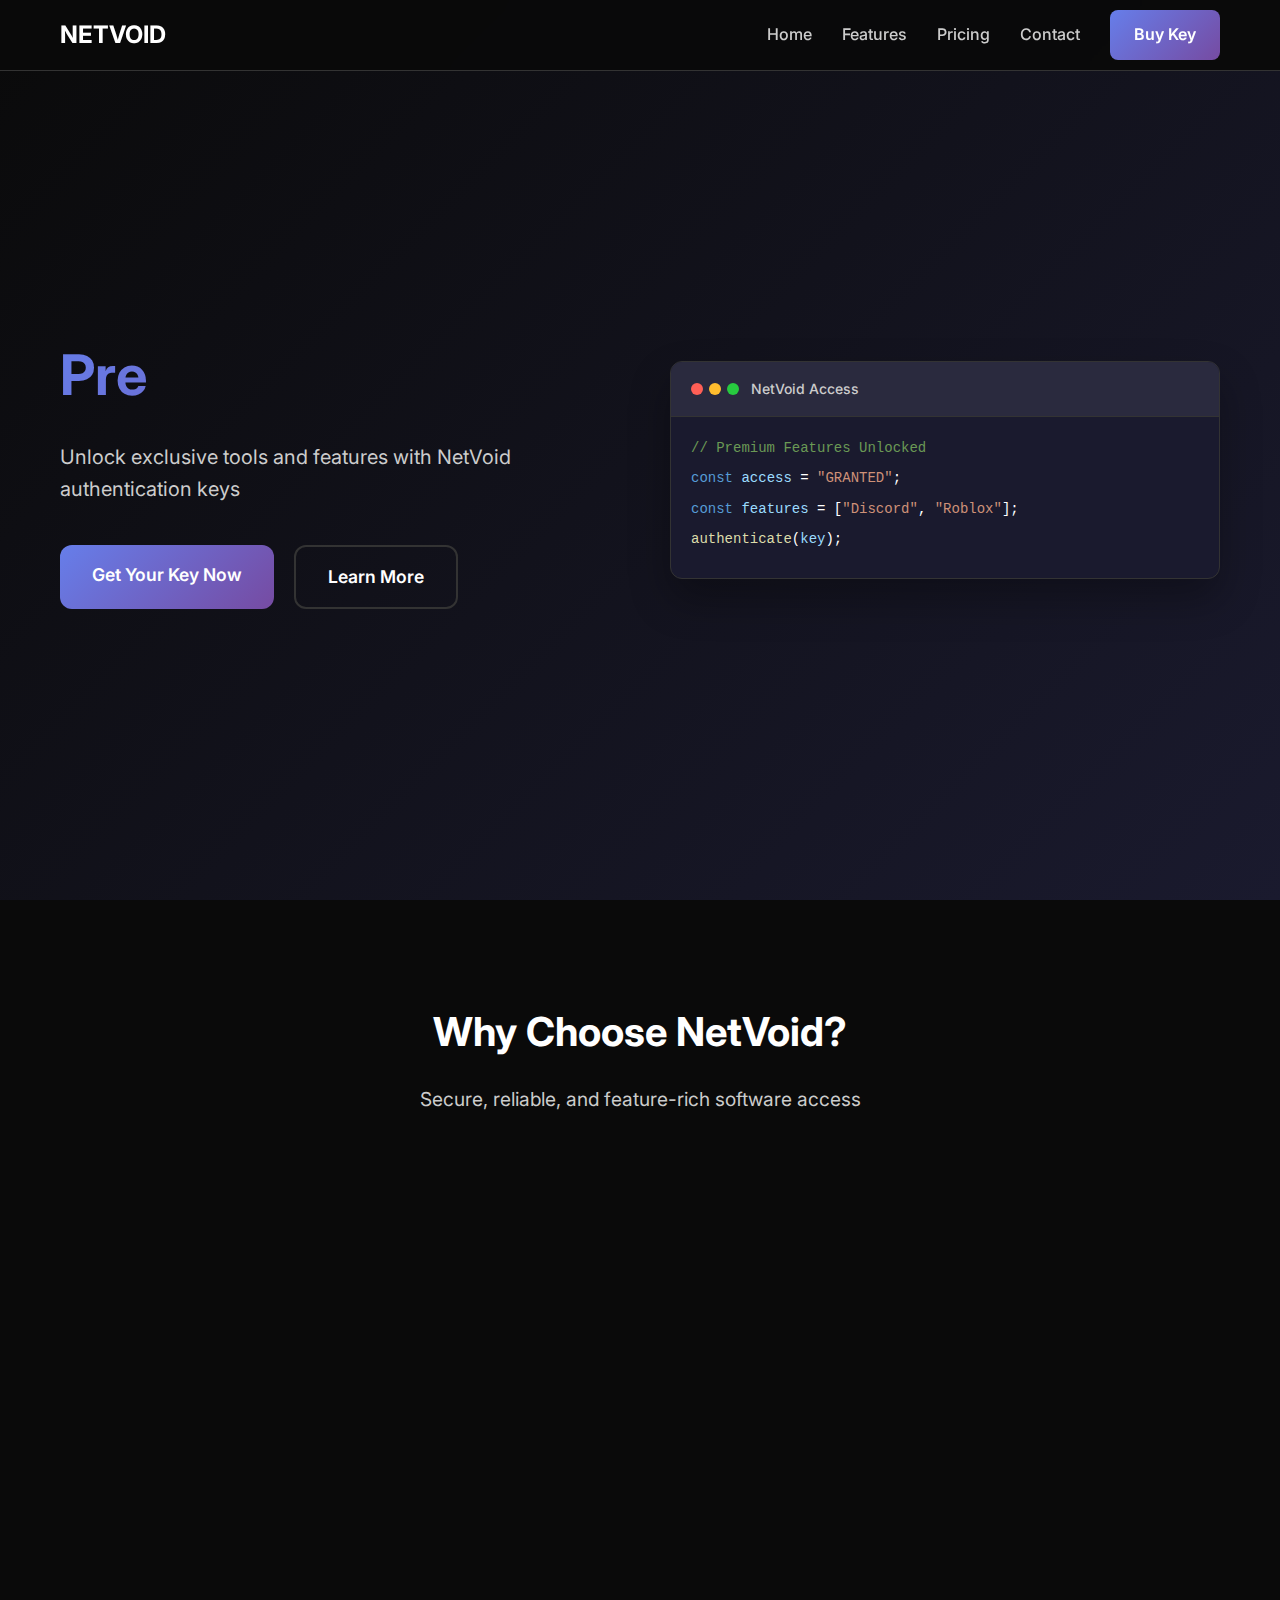
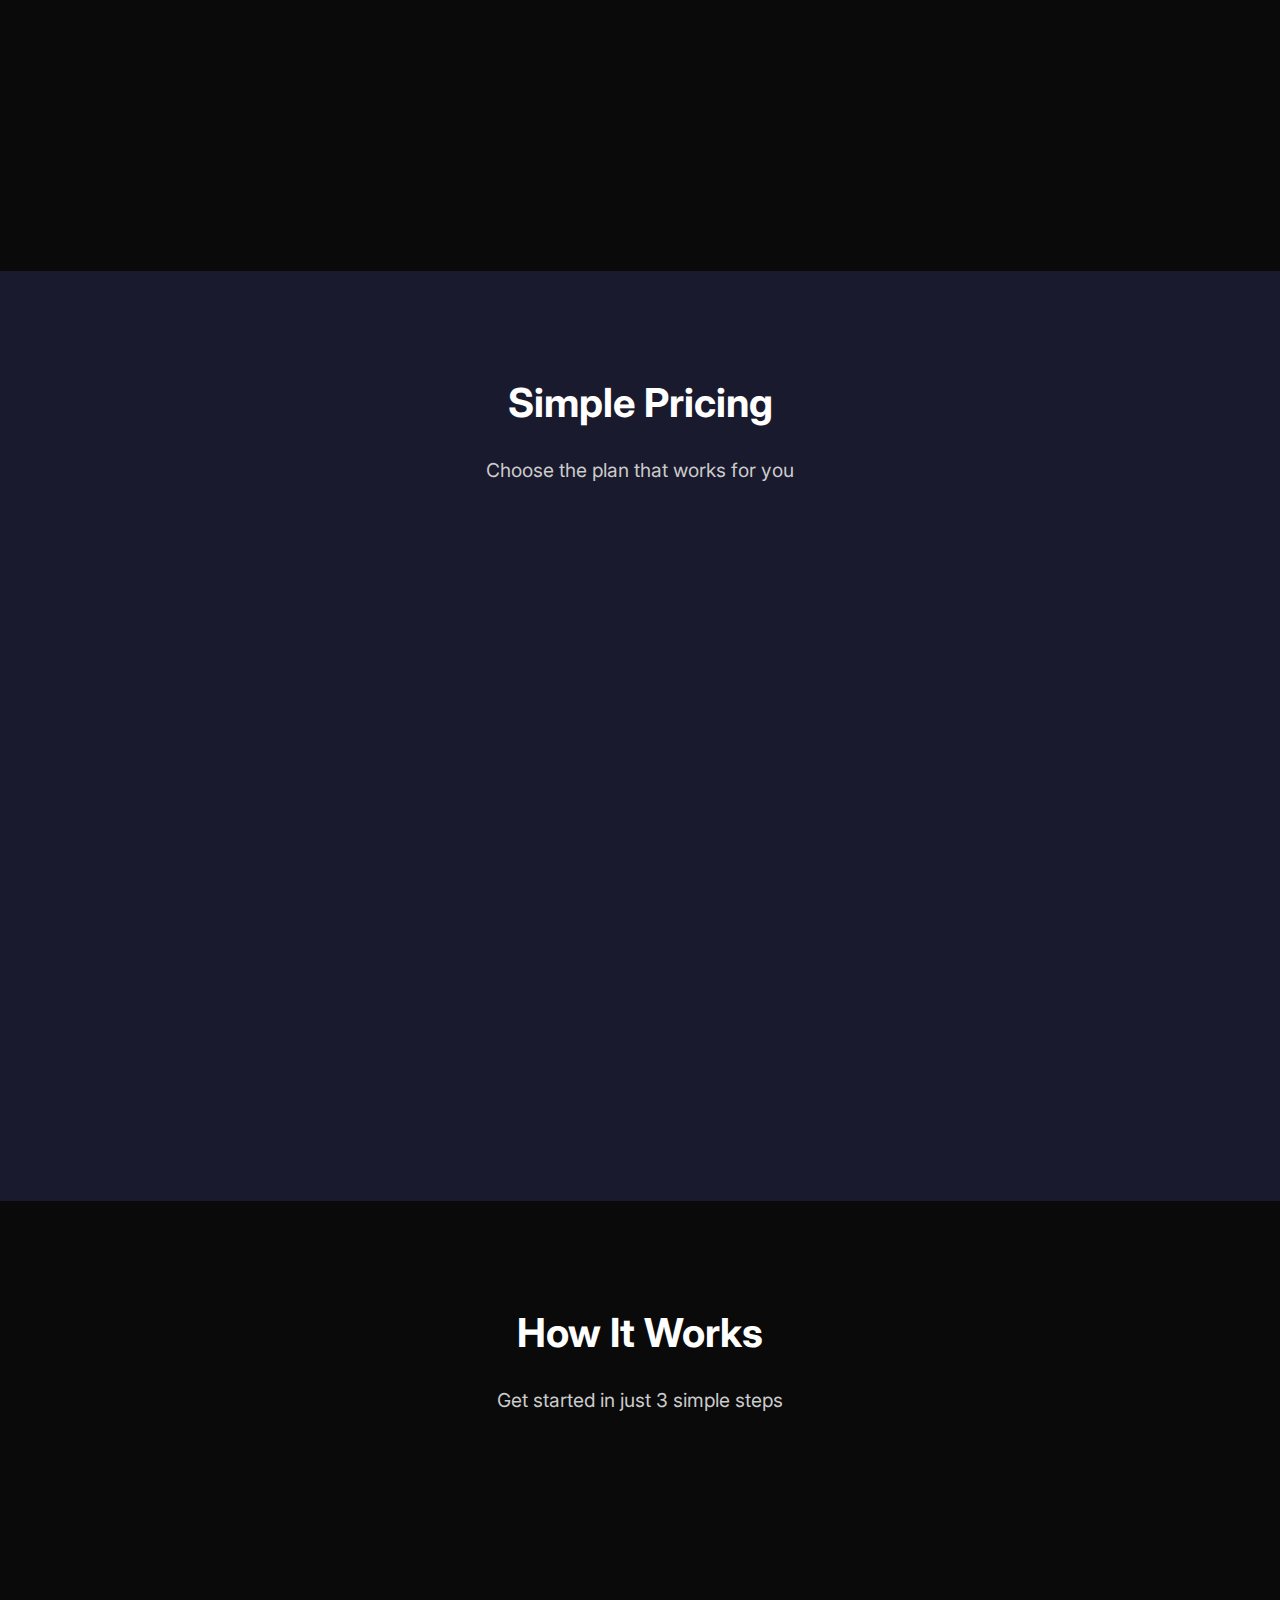
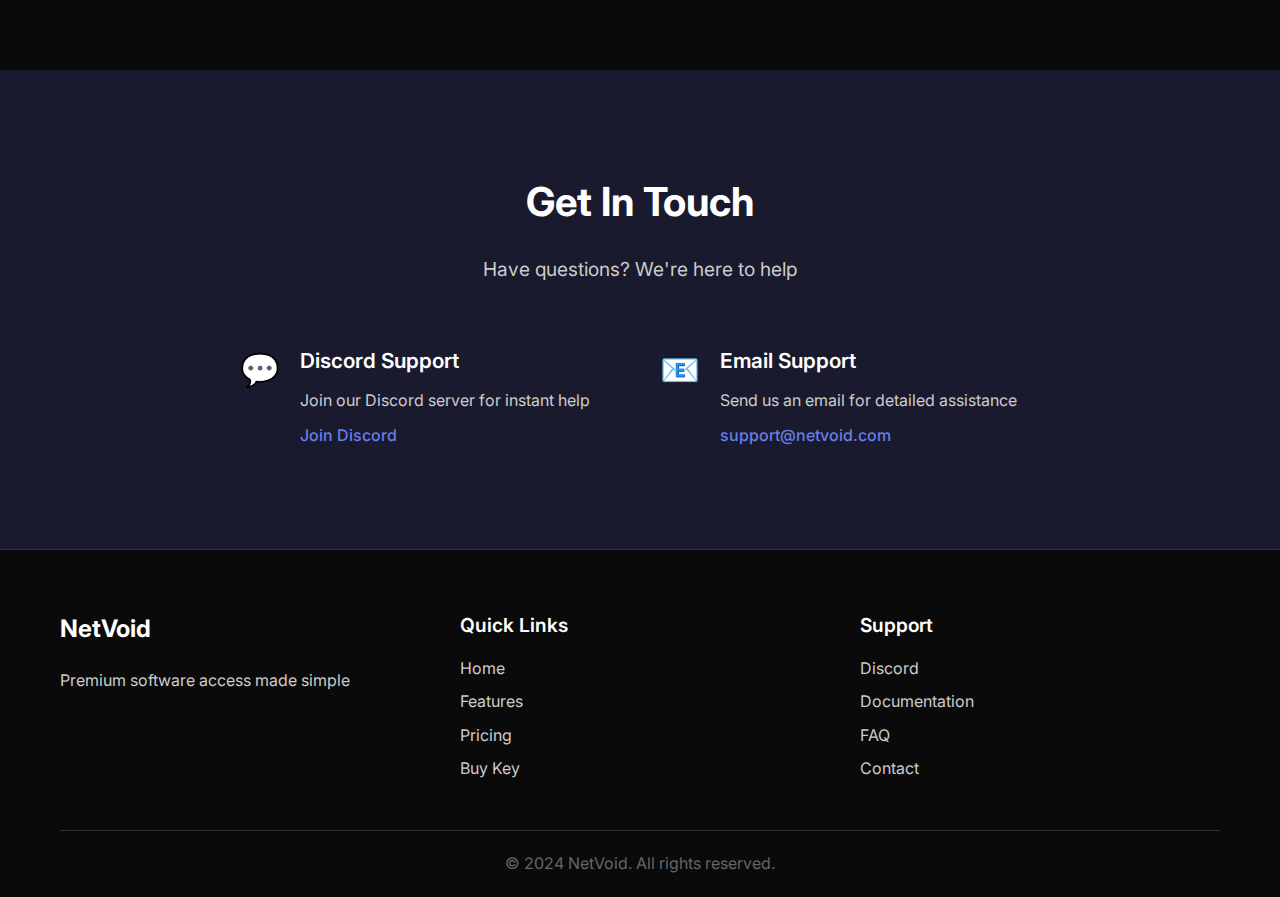
<file: website/index.html>
<!DOCTYPE html>
<html lang="en">
<head>
    <meta charset="UTF-8">
    <meta name="viewport" content="width=device-width, initial-scale=1.0">
    <title>NetVoid - Premium Software Access</title>
    <link rel="stylesheet" href="styles.css">
    <link href="https://fonts.googleapis.com/css2?family=Inter:wght@300;400;500;600;700&display=swap" rel="stylesheet">
</head>
<body>
    <!-- Navigation -->
    <nav class="navbar">
        <div class="nav-container">
            <div class="nav-logo">
                <h2>NETVOID</h2>
            </div>
            <div class="nav-menu">
                <a href="#home" class="nav-link">Home</a>
                <a href="#features" class="nav-link">Features</a>
                <a href="#pricing" class="nav-link">Pricing</a>
                <a href="#contact" class="nav-link">Contact</a>
                <a href="purchase.html" class="nav-btn">Buy Key</a>
            </div>
        </div>
    </nav>

    <!-- Hero Section -->
    <section id="home" class="hero">
        <div class="hero-container">
            <div class="hero-content">
                <h1 class="hero-title">Premium Software Access</h1>
                <p class="hero-subtitle">Unlock exclusive tools and features with NetVoid authentication keys</p>
                <div class="hero-buttons">
                    <a href="purchase.html" class="btn-primary">Get Your Key Now</a>
                    <a href="#features" class="btn-secondary">Learn More</a>
                </div>
            </div>
            <div class="hero-image">
                <div class="code-block">
                    <div class="code-header">
                        <div class="code-dots">
                            <span></span>
                            <span></span>
                            <span></span>
                        </div>
                        <span class="code-title">NetVoid Access</span>
                    </div>
                    <div class="code-content">
                        <div class="code-line">
                            <span class="code-comment">// Premium Features Unlocked</span>
                        </div>
                        <div class="code-line">
                            <span class="code-keyword">const</span> <span class="code-var">access</span> = <span class="code-string">"GRANTED"</span>;
                        </div>
                        <div class="code-line">
                            <span class="code-keyword">const</span> <span class="code-var">features</span> = [<span class="code-string">"Discord"</span>, <span class="code-string">"Roblox"</span>];
                        </div>
                        <div class="code-line">
                            <span class="code-function">authenticate</span>(<span class="code-var">key</span>);
                        </div>
                    </div>
                </div>
            </div>
        </div>
    </section>

    <!-- Features Section -->
    <section id="features" class="features">
        <div class="container">
            <div class="section-header">
                <h2>Why Choose NetVoid?</h2>
                <p>Secure, reliable, and feature-rich software access</p>
            </div>
            <div class="features-grid">
                <div class="feature-card">
                    <div class="feature-icon">🔐</div>
                    <h3>Secure Authentication</h3>
                    <p>Advanced encryption and hardware ID binding ensure your access is protected</p>
                </div>
                <div class="feature-card">
                    <div class="feature-icon">⚡</div>
                    <h3>Fast & Reliable</h3>
                    <p>Lightning-fast authentication with 99.9% uptime guarantee</p>
                </div>
                <div class="feature-card">
                    <div class="feature-icon">🛠️</div>
                    <h3>Premium Tools</h3>
                    <p>Access to exclusive Discord bots, Roblox tools, and more</p>
                </div>
                <div class="feature-card">
                    <div class="feature-icon">🔄</div>
                    <h3>Auto Updates</h3>
                    <p>Automatic updates ensure you always have the latest features</p>
                </div>
                <div class="feature-card">
                    <div class="feature-icon">👥</div>
                    <h3>Community Support</h3>
                    <p>Join our Discord community for support and updates</p>
                </div>
                <div class="feature-card">
                    <div class="feature-icon">💎</div>
                    <h3>Premium Quality</h3>
                    <p>Professional-grade software with enterprise-level security</p>
                </div>
            </div>
        </div>
    </section>

    <!-- Pricing Section -->
    <section id="pricing" class="pricing">
        <div class="container">
            <div class="section-header">
                <h2>Simple Pricing</h2>
                <p>Choose the plan that works for you</p>
            </div>
            <div class="pricing-grid">
                <div class="pricing-card">
                    <div class="pricing-header">
                        <h3>Basic Access</h3>
                        <div class="price">
                            <span class="currency">$</span>
                            <span class="amount">9.99</span>
                            <span class="period">/month</span>
                        </div>
                    </div>
                    <ul class="pricing-features">
                        <li>✅ Single device access</li>
                        <li>✅ Basic Discord tools</li>
                        <li>✅ Community support</li>
                        <li>✅ Auto updates</li>
                    </ul>
                    <a href="purchase.html?plan=basic" class="btn-outline">Choose Basic</a>
                </div>
                <div class="pricing-card featured">
                    <div class="pricing-badge">Most Popular</div>
                    <div class="pricing-header">
                        <h3>Premium Access</h3>
                        <div class="price">
                            <span class="currency">$</span>
                            <span class="amount">19.99</span>
                            <span class="period">/month</span>
                        </div>
                    </div>
                    <ul class="pricing-features">
                        <li>✅ Up to 3 devices</li>
                        <li>✅ All Discord tools</li>
                        <li>✅ Roblox integrations</li>
                        <li>✅ Priority support</li>
                        <li>✅ Early access features</li>
                    </ul>
                    <a href="purchase.html?plan=premium" class="btn-primary">Choose Premium</a>
                </div>
                <div class="pricing-card">
                    <div class="pricing-header">
                        <h3>Lifetime Access</h3>
                        <div class="price">
                            <span class="currency">$</span>
                            <span class="amount">99.99</span>
                            <span class="period">/one-time</span>
                        </div>
                    </div>
                    <ul class="pricing-features">
                        <li>✅ Unlimited devices</li>
                        <li>✅ All current & future tools</li>
                        <li>✅ VIP Discord access</li>
                        <li>✅ Direct developer support</li>
                        <li>✅ Lifetime updates</li>
                    </ul>
                    <a href="purchase.html?plan=lifetime" class="btn-outline">Choose Lifetime</a>
                </div>
            </div>
        </div>
    </section>

    <!-- How It Works Section -->
    <section class="how-it-works">
        <div class="container">
            <div class="section-header">
                <h2>How It Works</h2>
                <p>Get started in just 3 simple steps</p>
            </div>
            <div class="steps">
                <div class="step">
                    <div class="step-number">1</div>
                    <div class="step-content">
                        <h3>Purchase Your Key</h3>
                        <p>Choose your plan and complete the secure payment process</p>
                    </div>
                </div>
                <div class="step">
                    <div class="step-number">2</div>
                    <div class="step-content">
                        <h3>Download & Install</h3>
                        <p>Download the NetVoid client and install it on your device</p>
                    </div>
                </div>
                <div class="step">
                    <div class="step-number">3</div>
                    <div class="step-content">
                        <h3>Enter Your Key</h3>
                        <p>Launch the application and enter your unique access key</p>
                    </div>
                </div>
            </div>
        </div>
    </section>

    <!-- Contact Section -->
    <section id="contact" class="contact">
        <div class="container">
            <div class="section-header">
                <h2>Get In Touch</h2>
                <p>Have questions? We're here to help</p>
            </div>
            <div class="contact-content">
                <div class="contact-info">
                    <div class="contact-item">
                        <div class="contact-icon">💬</div>
                        <div>
                            <h4>Discord Support</h4>
                            <p>Join our Discord server for instant help</p>
                            <a href="#" class="contact-link">Join Discord</a>
                        </div>
                    </div>
                    <div class="contact-item">
                        <div class="contact-icon">📧</div>
                        <div>
                            <h4>Email Support</h4>
                            <p>Send us an email for detailed assistance</p>
                            <a href="mailto:support@netvoid.com" class="contact-link">support@netvoid.com</a>
                        </div>
                    </div>
                </div>
            </div>
        </div>
    </section>

    <!-- Footer -->
    <footer class="footer">
        <div class="container">
            <div class="footer-content">
                <div class="footer-section">
                    <h3>NetVoid</h3>
                    <p>Premium software access made simple</p>
                </div>
                <div class="footer-section">
                    <h4>Quick Links</h4>
                    <ul>
                        <li><a href="#home">Home</a></li>
                        <li><a href="#features">Features</a></li>
                        <li><a href="#pricing">Pricing</a></li>
                        <li><a href="purchase.html">Buy Key</a></li>
                    </ul>
                </div>
                <div class="footer-section">
                    <h4>Support</h4>
                    <ul>
                        <li><a href="#">Discord</a></li>
                        <li><a href="#">Documentation</a></li>
                        <li><a href="#">FAQ</a></li>
                        <li><a href="#">Contact</a></li>
                    </ul>
                </div>
            </div>
            <div class="footer-bottom">
                <p>&copy; 2024 NetVoid. All rights reserved.</p>
            </div>
        </div>
    </footer>

    <script src="script.js"></script>
</body>
</html>
</file>
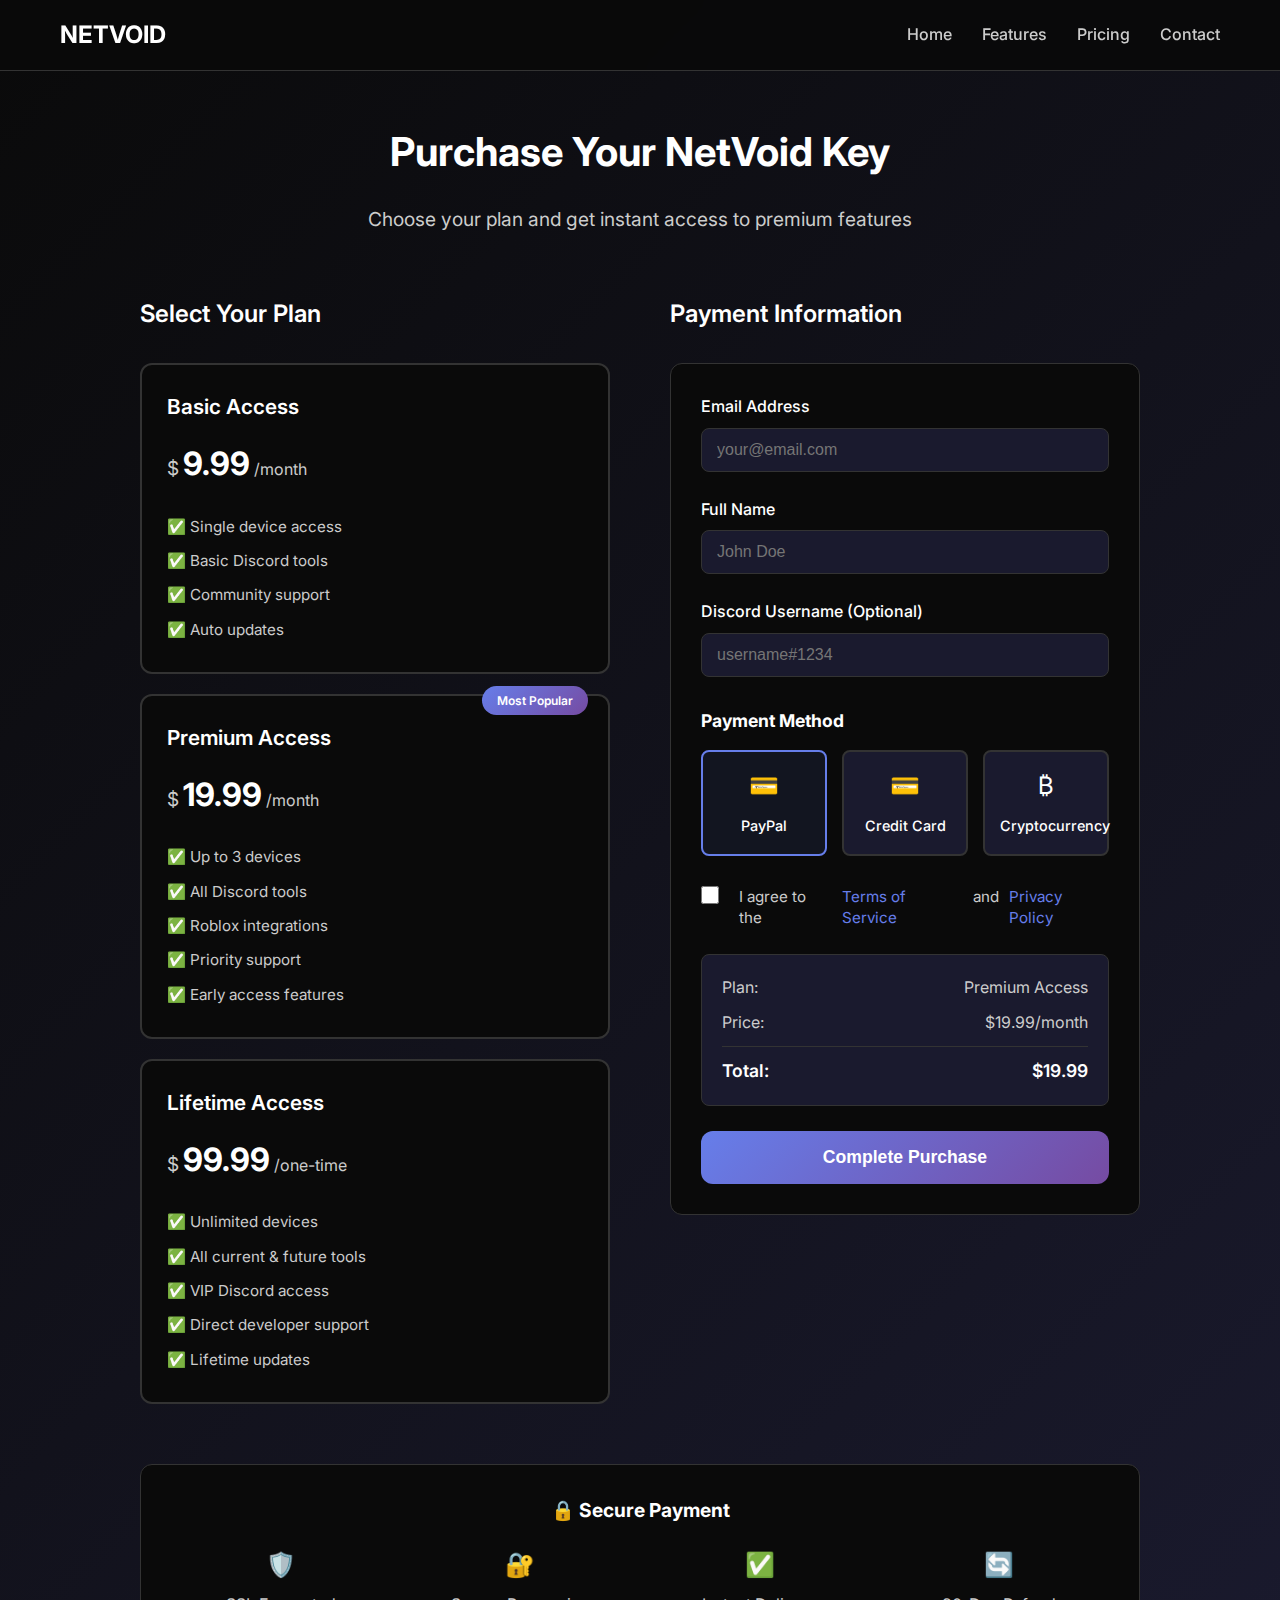
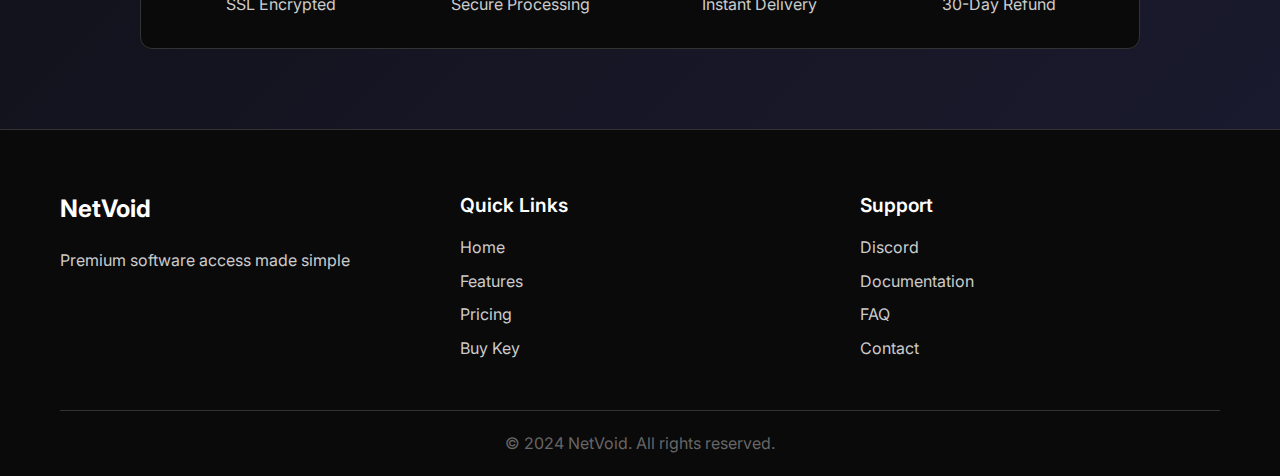
<file: website/purchase.html>
<!DOCTYPE html>
<html lang="en">
<head>
    <meta charset="UTF-8">
    <meta name="viewport" content="width=device-width, initial-scale=1.0">
    <title>Purchase NetVoid Key - Premium Software Access</title>
    <link rel="stylesheet" href="styles.css">
    <link href="https://fonts.googleapis.com/css2?family=Inter:wght@300;400;500;600;700&display=swap" rel="stylesheet">
</head>
<body>
    <!-- Navigation -->
    <nav class="navbar">
        <div class="nav-container">
            <div class="nav-logo">
                <a href="index.html" style="text-decoration: none; color: inherit;">
                    <h2>NETVOID</h2>
                </a>
            </div>
            <div class="nav-menu">
                <a href="index.html" class="nav-link">Home</a>
                <a href="index.html#features" class="nav-link">Features</a>
                <a href="index.html#pricing" class="nav-link">Pricing</a>
                <a href="index.html#contact" class="nav-link">Contact</a>
            </div>
        </div>
    </nav>

    <!-- Purchase Section -->
    <section class="purchase-section">
        <div class="container">
            <div class="purchase-container">
                <div class="purchase-header">
                    <h1>Purchase Your NetVoid Key</h1>
                    <p>Choose your plan and get instant access to premium features</p>
                </div>

                <div class="purchase-content">
                    <!-- Plan Selection -->
                    <div class="plan-selection">
                        <h2>Select Your Plan</h2>
                        <div class="plan-options">
                            <div class="plan-option" data-plan="basic">
                                <input type="radio" id="basic" name="plan" value="basic">
                                <label for="basic">
                                    <div class="plan-card">
                                        <h3>Basic Access</h3>
                                        <div class="plan-price">
                                            <span class="currency">$</span>
                                            <span class="amount">9.99</span>
                                            <span class="period">/month</span>
                                        </div>
                                        <ul class="plan-features">
                                            <li>✅ Single device access</li>
                                            <li>✅ Basic Discord tools</li>
                                            <li>✅ Community support</li>
                                            <li>✅ Auto updates</li>
                                        </ul>
                                    </div>
                                </label>
                            </div>

                            <div class="plan-option" data-plan="premium">
                                <input type="radio" id="premium" name="plan" value="premium" checked>
                                <label for="premium">
                                    <div class="plan-card featured">
                                        <div class="plan-badge">Most Popular</div>
                                        <h3>Premium Access</h3>
                                        <div class="plan-price">
                                            <span class="currency">$</span>
                                            <span class="amount">19.99</span>
                                            <span class="period">/month</span>
                                        </div>
                                        <ul class="plan-features">
                                            <li>✅ Up to 3 devices</li>
                                            <li>✅ All Discord tools</li>
                                            <li>✅ Roblox integrations</li>
                                            <li>✅ Priority support</li>
                                            <li>✅ Early access features</li>
                                        </ul>
                                    </div>
                                </label>
                            </div>

                            <div class="plan-option" data-plan="lifetime">
                                <input type="radio" id="lifetime" name="plan" value="lifetime">
                                <label for="lifetime">
                                    <div class="plan-card">
                                        <h3>Lifetime Access</h3>
                                        <div class="plan-price">
                                            <span class="currency">$</span>
                                            <span class="amount">99.99</span>
                                            <span class="period">/one-time</span>
                                        </div>
                                        <ul class="plan-features">
                                            <li>✅ Unlimited devices</li>
                                            <li>✅ All current & future tools</li>
                                            <li>✅ VIP Discord access</li>
                                            <li>✅ Direct developer support</li>
                                            <li>✅ Lifetime updates</li>
                                        </ul>
                                    </div>
                                </label>
                            </div>
                        </div>
                    </div>

                    <!-- Payment Form -->
                    <div class="payment-section">
                        <h2>Payment Information</h2>
                        <form class="payment-form" id="paymentForm">
                            <div class="form-group">
                                <label for="email">Email Address</label>
                                <input type="email" id="email" name="email" required placeholder="your@email.com">
                            </div>

                            <div class="form-group">
                                <label for="name">Full Name</label>
                                <input type="text" id="name" name="name" required placeholder="John Doe">
                            </div>

                            <div class="form-group">
                                <label for="discord">Discord Username (Optional)</label>
                                <input type="text" id="discord" name="discord" placeholder="username#1234">
                            </div>

                            <div class="payment-methods">
                                <h3>Payment Method</h3>
                                <div class="payment-options">
                                    <div class="payment-option">
                                        <input type="radio" id="paypal" name="payment" value="paypal" checked>
                                        <label for="paypal">
                                            <div class="payment-card">
                                                <div class="payment-icon">💳</div>
                                                <span>PayPal</span>
                                            </div>
                                        </label>
                                    </div>
                                    <div class="payment-option">
                                        <input type="radio" id="stripe" name="payment" value="stripe">
                                        <label for="stripe">
                                            <div class="payment-card">
                                                <div class="payment-icon">💳</div>
                                                <span>Credit Card</span>
                                            </div>
                                        </label>
                                    </div>
                                    <div class="payment-option">
                                        <input type="radio" id="crypto" name="payment" value="crypto">
                                        <label for="crypto">
                                            <div class="payment-card">
                                                <div class="payment-icon">₿</div>
                                                <span>Cryptocurrency</span>
                                            </div>
                                        </label>
                                    </div>
                                </div>
                            </div>

                            <div class="terms-section">
                                <label class="terms-checkbox">
                                    <input type="checkbox" id="terms" name="terms" required>
                                    <span class="checkmark"></span>
                                    I agree to the <a href="#" class="terms-link">Terms of Service</a> and <a href="#" class="terms-link">Privacy Policy</a>
                                </label>
                            </div>

                            <div class="purchase-summary">
                                <div class="summary-item">
                                    <span>Plan:</span>
                                    <span id="selectedPlan">Premium Access</span>
                                </div>
                                <div class="summary-item">
                                    <span>Price:</span>
                                    <span id="selectedPrice">$19.99/month</span>
                                </div>
                                <div class="summary-total">
                                    <span>Total:</span>
                                    <span id="totalPrice">$19.99</span>
                                </div>
                            </div>

                            <button type="submit" class="btn-purchase">
                                <span class="btn-text">Complete Purchase</span>
                                <span class="btn-loading" style="display: none;">Processing...</span>
                            </button>
                        </form>
                    </div>
                </div>

                <!-- Security Features -->
                <div class="security-features">
                    <h3>🔒 Secure Payment</h3>
                    <div class="security-grid">
                        <div class="security-item">
                            <div class="security-icon">🛡️</div>
                            <span>SSL Encrypted</span>
                        </div>
                        <div class="security-item">
                            <div class="security-icon">🔐</div>
                            <span>Secure Processing</span>
                        </div>
                        <div class="security-item">
                            <div class="security-icon">✅</div>
                            <span>Instant Delivery</span>
                        </div>
                        <div class="security-item">
                            <div class="security-icon">🔄</div>
                            <span>30-Day Refund</span>
                        </div>
                    </div>
                </div>
            </div>
        </div>
    </section>

    <!-- Footer -->
    <footer class="footer">
        <div class="container">
            <div class="footer-content">
                <div class="footer-section">
                    <h3>NetVoid</h3>
                    <p>Premium software access made simple</p>
                </div>
                <div class="footer-section">
                    <h4>Quick Links</h4>
                    <ul>
                        <li><a href="index.html">Home</a></li>
                        <li><a href="index.html#features">Features</a></li>
                        <li><a href="index.html#pricing">Pricing</a></li>
                        <li><a href="purchase.html">Buy Key</a></li>
                    </ul>
                </div>
                <div class="footer-section">
                    <h4>Support</h4>
                    <ul>
                        <li><a href="#">Discord</a></li>
                        <li><a href="#">Documentation</a></li>
                        <li><a href="#">FAQ</a></li>
                        <li><a href="#">Contact</a></li>
                    </ul>
                </div>
            </div>
            <div class="footer-bottom">
                <p>&copy; 2024 NetVoid. All rights reserved.</p>
            </div>
        </div>
    </footer>

    <script src="purchase.js"></script>
</body>
</html>
</file>
<file: website/styles.css>
/* Reset and Base Styles */
* {
    margin: 0;
    padding: 0;
    box-sizing: border-box;
}

body {
    font-family: 'Inter', sans-serif;
    line-height: 1.6;
    color: #333;
    background-color: #0a0a0a;
    color: #ffffff;
}

.container {
    max-width: 1200px;
    margin: 0 auto;
    padding: 0 20px;
}

/* Navigation */
.navbar {
    position: fixed;
    top: 0;
    width: 100%;
    background: rgba(10, 10, 10, 0.95);
    backdrop-filter: blur(10px);
    border-bottom: 1px solid #333;
    z-index: 1000;
}

.nav-container {
    max-width: 1200px;
    margin: 0 auto;
    padding: 0 20px;
    display: flex;
    justify-content: space-between;
    align-items: center;
    height: 70px;
}

.nav-logo h2 {
    color: #ffffff;
    font-weight: 700;
    font-size: 24px;
}

.nav-menu {
    display: flex;
    align-items: center;
    gap: 30px;
}

.nav-link {
    color: #cccccc;
    text-decoration: none;
    font-weight: 500;
    transition: color 0.3s ease;
}

.nav-link:hover {
    color: #ffffff;
}

.nav-btn {
    background: linear-gradient(135deg, #667eea 0%, #764ba2 100%);
    color: white;
    padding: 12px 24px;
    border-radius: 8px;
    text-decoration: none;
    font-weight: 600;
    transition: transform 0.3s ease;
}

.nav-btn:hover {
    transform: translateY(-2px);
}

/* Hero Section */
.hero {
    padding: 120px 0 80px;
    background: linear-gradient(135deg, #0a0a0a 0%, #1a1a2e 100%);
    min-height: 100vh;
    display: flex;
    align-items: center;
}

.hero-container {
    max-width: 1200px;
    margin: 0 auto;
    padding: 0 20px;
    display: grid;
    grid-template-columns: 1fr 1fr;
    gap: 60px;
    align-items: center;
}

.hero-title {
    font-size: 3.5rem;
    font-weight: 700;
    margin-bottom: 20px;
    background: linear-gradient(135deg, #667eea 0%, #764ba2 100%);
    -webkit-background-clip: text;
    -webkit-text-fill-color: transparent;
    background-clip: text;
}

.hero-subtitle {
    font-size: 1.25rem;
    color: #cccccc;
    margin-bottom: 40px;
    line-height: 1.6;
}

.hero-buttons {
    display: flex;
    gap: 20px;
    flex-wrap: wrap;
}

.btn-primary {
    background: linear-gradient(135deg, #667eea 0%, #764ba2 100%);
    color: white;
    padding: 16px 32px;
    border-radius: 12px;
    text-decoration: none;
    font-weight: 600;
    font-size: 1.1rem;
    transition: all 0.3s ease;
    display: inline-block;
}

.btn-primary:hover {
    transform: translateY(-3px);
    box-shadow: 0 10px 30px rgba(102, 126, 234, 0.4);
}

.btn-secondary {
    background: transparent;
    color: #ffffff;
    padding: 16px 32px;
    border: 2px solid #333;
    border-radius: 12px;
    text-decoration: none;
    font-weight: 600;
    font-size: 1.1rem;
    transition: all 0.3s ease;
    display: inline-block;
}

.btn-secondary:hover {
    border-color: #667eea;
    color: #667eea;
}

/* Code Block */
.code-block {
    background: #1a1a2e;
    border-radius: 12px;
    border: 1px solid #333;
    overflow: hidden;
    box-shadow: 0 20px 40px rgba(0, 0, 0, 0.3);
}

.code-header {
    background: #2a2a3e;
    padding: 16px 20px;
    display: flex;
    align-items: center;
    gap: 12px;
    border-bottom: 1px solid #333;
}

.code-dots {
    display: flex;
    gap: 6px;
}

.code-dots span {
    width: 12px;
    height: 12px;
    border-radius: 50%;
    background: #666;
}

.code-dots span:nth-child(1) { background: #ff5f56; }
.code-dots span:nth-child(2) { background: #ffbd2e; }
.code-dots span:nth-child(3) { background: #27ca3f; }

.code-title {
    color: #cccccc;
    font-size: 14px;
    font-weight: 500;
}

.code-content {
    padding: 20px;
    font-family: 'Monaco', 'Menlo', monospace;
    font-size: 14px;
    line-height: 1.6;
}

.code-line {
    margin-bottom: 8px;
}

.code-comment { color: #6a9955; }
.code-keyword { color: #569cd6; }
.code-string { color: #ce9178; }
.code-var { color: #9cdcfe; }
.code-function { color: #dcdcaa; }

/* Features Section */
.features {
    padding: 100px 0;
    background: #0a0a0a;
}

.section-header {
    text-align: center;
    margin-bottom: 60px;
}

.section-header h2 {
    font-size: 2.5rem;
    font-weight: 700;
    margin-bottom: 20px;
    color: #ffffff;
}

.section-header p {
    font-size: 1.2rem;
    color: #cccccc;
}

.features-grid {
    display: grid;
    grid-template-columns: repeat(auto-fit, minmax(300px, 1fr));
    gap: 30px;
}

.feature-card {
    background: #1a1a2e;
    padding: 40px 30px;
    border-radius: 16px;
    border: 1px solid #333;
    text-align: center;
    transition: all 0.3s ease;
}

.feature-card:hover {
    transform: translateY(-5px);
    border-color: #667eea;
    box-shadow: 0 20px 40px rgba(102, 126, 234, 0.1);
}

.feature-icon {
    font-size: 3rem;
    margin-bottom: 20px;
}

.feature-card h3 {
    font-size: 1.5rem;
    font-weight: 600;
    margin-bottom: 15px;
    color: #ffffff;
}

.feature-card p {
    color: #cccccc;
    line-height: 1.6;
}

/* Pricing Section */
.pricing {
    padding: 100px 0;
    background: #1a1a2e;
}

.pricing-grid {
    display: grid;
    grid-template-columns: repeat(auto-fit, minmax(300px, 1fr));
    gap: 30px;
    margin-top: 60px;
}

.pricing-card {
    background: #0a0a0a;
    border: 1px solid #333;
    border-radius: 16px;
    padding: 40px 30px;
    text-align: center;
    position: relative;
    transition: all 0.3s ease;
}

.pricing-card:hover {
    transform: translateY(-5px);
    border-color: #667eea;
}

.pricing-card.featured {
    border-color: #667eea;
    transform: scale(1.05);
}

.pricing-badge {
    position: absolute;
    top: -15px;
    left: 50%;
    transform: translateX(-50%);
    background: linear-gradient(135deg, #667eea 0%, #764ba2 100%);
    color: white;
    padding: 8px 20px;
    border-radius: 20px;
    font-size: 14px;
    font-weight: 600;
}

.pricing-header h3 {
    font-size: 1.5rem;
    font-weight: 600;
    margin-bottom: 20px;
    color: #ffffff;
}

.price {
    margin-bottom: 30px;
}

.currency {
    font-size: 1.5rem;
    color: #cccccc;
}

.amount {
    font-size: 3rem;
    font-weight: 700;
    color: #ffffff;
}

.period {
    font-size: 1rem;
    color: #cccccc;
}

.pricing-features {
    list-style: none;
    margin-bottom: 30px;
}

.pricing-features li {
    padding: 8px 0;
    color: #cccccc;
    font-size: 1rem;
}

.btn-outline {
    background: transparent;
    color: #667eea;
    padding: 16px 32px;
    border: 2px solid #667eea;
    border-radius: 12px;
    text-decoration: none;
    font-weight: 600;
    font-size: 1rem;
    transition: all 0.3s ease;
    display: inline-block;
    width: 100%;
}

.btn-outline:hover {
    background: #667eea;
    color: white;
}

/* How It Works Section */
.how-it-works {
    padding: 100px 0;
    background: #0a0a0a;
}

.steps {
    display: grid;
    grid-template-columns: repeat(auto-fit, minmax(300px, 1fr));
    gap: 40px;
    margin-top: 60px;
}

.step {
    display: flex;
    align-items: flex-start;
    gap: 20px;
}

.step-number {
    background: linear-gradient(135deg, #667eea 0%, #764ba2 100%);
    color: white;
    width: 50px;
    height: 50px;
    border-radius: 50%;
    display: flex;
    align-items: center;
    justify-content: center;
    font-weight: 700;
    font-size: 1.2rem;
    flex-shrink: 0;
}

.step-content h3 {
    font-size: 1.3rem;
    font-weight: 600;
    margin-bottom: 10px;
    color: #ffffff;
}

.step-content p {
    color: #cccccc;
    line-height: 1.6;
}

/* Contact Section */
.contact {
    padding: 100px 0;
    background: #1a1a2e;
}

.contact-content {
    max-width: 800px;
    margin: 0 auto;
}

.contact-info {
    display: grid;
    grid-template-columns: repeat(auto-fit, minmax(300px, 1fr));
    gap: 40px;
}

.contact-item {
    display: flex;
    align-items: flex-start;
    gap: 20px;
}

.contact-icon {
    font-size: 2rem;
    flex-shrink: 0;
}

.contact-item h4 {
    font-size: 1.3rem;
    font-weight: 600;
    margin-bottom: 10px;
    color: #ffffff;
}

.contact-item p {
    color: #cccccc;
    margin-bottom: 10px;
}

.contact-link {
    color: #667eea;
    text-decoration: none;
    font-weight: 500;
}

.contact-link:hover {
    text-decoration: underline;
}

/* Footer */
.footer {
    background: #0a0a0a;
    padding: 60px 0 20px;
    border-top: 1px solid #333;
}

.footer-content {
    display: grid;
    grid-template-columns: repeat(auto-fit, minmax(250px, 1fr));
    gap: 40px;
    margin-bottom: 40px;
}

.footer-section h3 {
    font-size: 1.5rem;
    font-weight: 700;
    margin-bottom: 20px;
    color: #ffffff;
}

.footer-section h4 {
    font-size: 1.2rem;
    font-weight: 600;
    margin-bottom: 15px;
    color: #ffffff;
}

.footer-section p {
    color: #cccccc;
    line-height: 1.6;
}

.footer-section ul {
    list-style: none;
}

.footer-section ul li {
    margin-bottom: 8px;
}

.footer-section ul li a {
    color: #cccccc;
    text-decoration: none;
    transition: color 0.3s ease;
}

.footer-section ul li a:hover {
    color: #667eea;
}

.footer-bottom {
    text-align: center;
    padding-top: 20px;
    border-top: 1px solid #333;
    color: #666;
}

/* Responsive Design */
@media (max-width: 768px) {
    .nav-menu {
        display: none;
    }
    
    .hero-container {
        grid-template-columns: 1fr;
        text-align: center;
    }
    
    .hero-title {
        font-size: 2.5rem;
    }
    
    .hero-buttons {
        justify-content: center;
    }
    
    .pricing-card.featured {
        transform: none;
    }
    
    .steps {
        grid-template-columns: 1fr;
    }
    
    .step {
        flex-direction: column;
        text-align: center;
    }
}

@media (max-width: 480px) {
    .hero-title {
        font-size: 2rem;
    }
    
    .hero-subtitle {
        font-size: 1rem;
    }
    
    .btn-primary,
    .btn-secondary {
        padding: 14px 24px;
        font-size: 1rem;
    }
}
</file>
